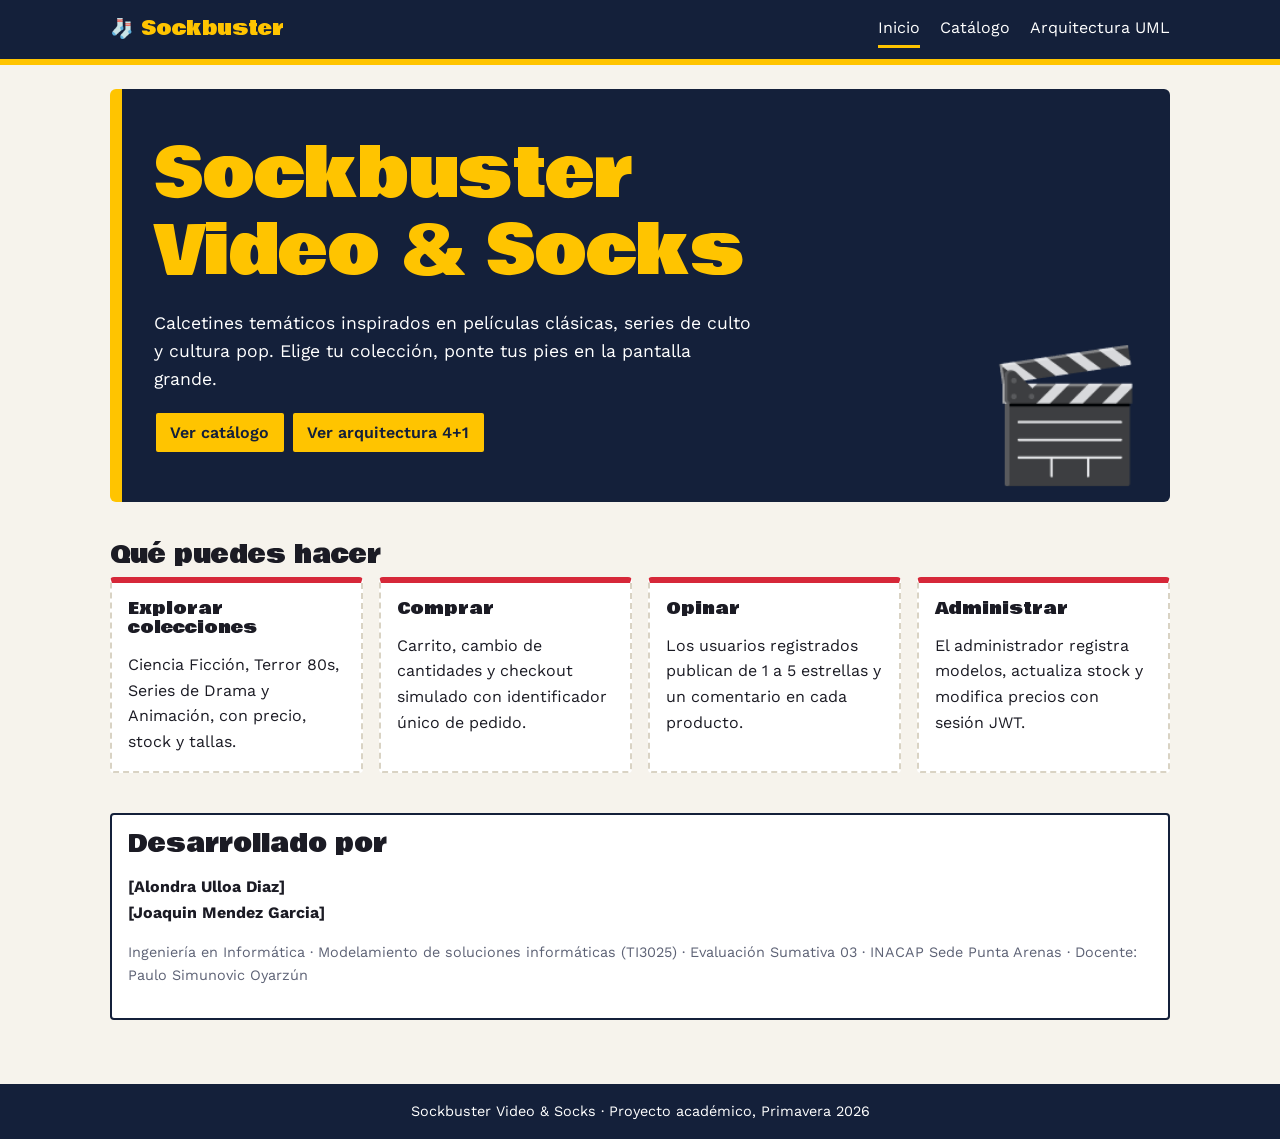
<file: index.html>
<!DOCTYPE html>
<html lang="es"><head><meta charset="utf-8"><meta name="viewport" content="width=device-width,initial-scale=1">
<title>Sockbuster Video &amp; Socks | Inicio</title><link rel="stylesheet" href="style.css"></head>
<body>
<header><nav aria-label="Principal"><b>🧦 Sockbuster</b><a class="on" href="index.html">Inicio</a><a href="catalogo.html">Catálogo</a><a href="diagramas.html">Arquitectura UML</a></nav></header>
<main>
<div class="hero"><h1>Sockbuster<br>Video &amp; Socks</h1>
<p>Calcetines temáticos inspirados en películas clásicas, series de culto y cultura pop. Elige tu colección, ponte tus pies en la pantalla grande.</p>
<a class="btn" href="catalogo.html">Ver catálogo</a> <a class="btn" href="diagramas.html">Ver arquitectura 4+1</a><span class="big" aria-hidden="true">🎬</span></div>

<section><h2>Qué puedes hacer</h2>
<div class="grid">
<div class="card"><h3>Explorar colecciones</h3><p>Ciencia Ficción, Terror 80s, Series de Drama y Animación, con precio, stock y tallas.</p></div>
<div class="card"><h3>Comprar</h3><p>Carrito, cambio de cantidades y checkout simulado con identificador único de pedido.</p></div>
<div class="card"><h3>Opinar</h3><p>Los usuarios registrados publican de 1 a 5 estrellas y un comentario en cada producto.</p></div>
<div class="card"><h3>Administrar</h3><p>El administrador registra modelos, actualiza stock y modifica precios con sesión JWT.</p></div>
</div></section>

<section class="box"><h2>Desarrollado por</h2>
<p><b>[Alondra Ulloa Diaz]</b><br><b>[Joaquin Mendez Garcia]</b></p>
<p class="mut">Ingeniería en Informática · Modelamiento de soluciones informáticas (TI3025) · Evaluación Sumativa 03 · INACAP Sede Punta Arenas · Docente: Paulo Simunovic Oyarzún</p></section>
</main>
<footer>Sockbuster Video &amp; Socks · Proyecto académico, Primavera 2026</footer>
</body></html>
</file>
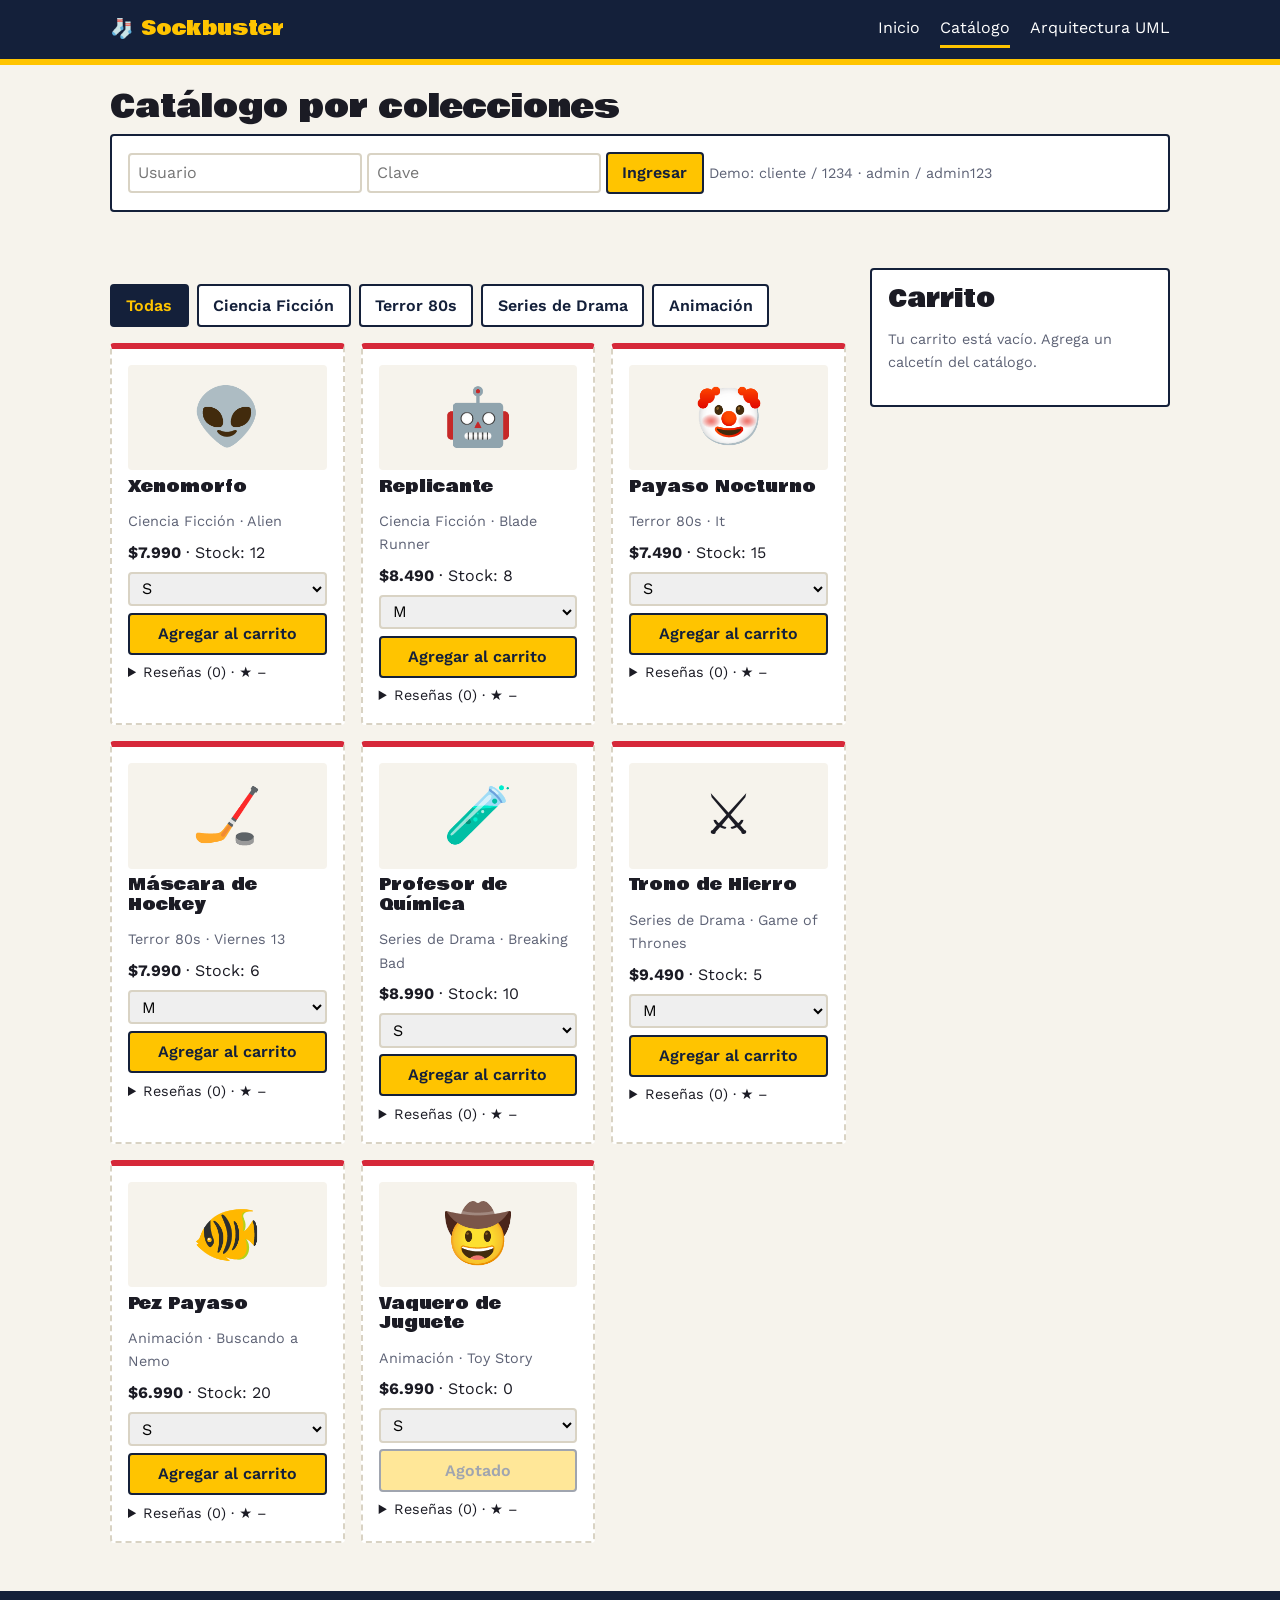
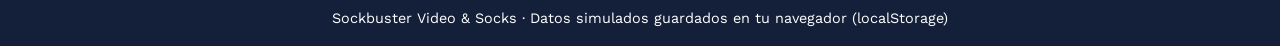
<file: catalogo.html>
<!DOCTYPE html>
<html lang="es"><head><meta charset="utf-8"><meta name="viewport" content="width=device-width,initial-scale=1">
<title>Sockbuster | Catálogo</title><link rel="stylesheet" href="style.css"></head>
<body>
<header><nav aria-label="Principal"><b>🧦 Sockbuster</b><a href="index.html">Inicio</a><a class="on" href="catalogo.html">Catálogo</a><a href="diagramas.html">Arquitectura UML</a></nav></header>
<main>
<h1>Catálogo por colecciones</h1>
<div class="box" id="auth"></div>
<p class="msg" id="msg" role="alert"></p>
<div class="layout">
<div><div id="cats" class="toc"></div><div id="grid" class="grid"></div></div>
<aside><div class="box"><h2>Carrito</h2><div id="cart"></div></div><div class="box" id="order" aria-live="polite" hidden></div></aside>
</div>
<section class="box" id="admin" hidden><h2>Panel de administración</h2>
<p class="mut">Registrar nuevo modelo</p>
<input id="an" placeholder="Nombre"> <input id="ac" placeholder="Colección"> <input id="ao" placeholder="Película/serie"> <input id="ap" type="number" min="0" placeholder="Precio CLP"> <input id="as" type="number" min="0" placeholder="Stock"> <input id="at" placeholder="Tallas (S,M,L)"> <input id="ai" placeholder="Emoji" size="4"> <button class="btn" data-a="add2">Registrar modelo</button>
<p class="mut">Actualizar precio y stock</p><div id="alist"></div></section>
</main>
<footer>Sockbuster Video &amp; Socks · Datos simulados guardados en tu navegador (localStorage)</footer>
<script src="app.js"></script>
</body></html>
</file>
<file: style.css>
@import url('https://fonts.googleapis.com/css2?family=Bowlby+One&family=Work+Sans:wght@400;600&display=swap');
:root{--navy:#14203a;--yel:#ffc400;--red:#d62839;--paper:#f6f3ec;--ink:#1b1b24;--mut:#5d6275;--bd:#d9d3c4}
*{box-sizing:border-box}
body{margin:0;font:16px/1.6 'Work Sans',system-ui,sans-serif;background:var(--paper);color:var(--ink)}
h1,h2,h3{font-family:'Bowlby One','Arial Black',sans-serif;font-weight:400;line-height:1.15;margin:0 0 .5rem}
header{background:var(--navy);border-bottom:6px solid var(--yel);position:sticky;top:0;z-index:5}
nav{display:flex;flex-wrap:wrap;align-items:center;gap:.25rem 1.25rem;padding:.7rem 1.25rem;max-width:1100px;margin:auto}
nav b{font-family:'Bowlby One',sans-serif;color:var(--yel);font-weight:400;margin-right:auto;font-size:1.2rem}
nav a{color:#fff;text-decoration:none;padding:.25rem 0;border-bottom:3px solid transparent}
nav a:hover,nav a.on{border-color:var(--yel)}
a:focus-visible,button:focus-visible,input:focus-visible,select:focus-visible,summary:focus-visible{outline:3px solid var(--red);outline-offset:2px}
main{max-width:1100px;margin:auto;padding:1.5rem 1.25rem 3rem}
.hero{background:var(--navy);color:#fff;border-radius:6px;padding:3rem 2rem;position:relative;overflow:hidden;border-left:12px solid var(--yel)}
.hero h1{font-size:clamp(2.2rem,7vw,4.2rem);color:var(--yel)}
.hero p{max-width:55ch;font-size:1.1rem}
.hero .big{position:absolute;right:1.5rem;bottom:-1rem;font-size:8rem;opacity:.9}
.btn,.chip{font:inherit;font-weight:600;border:2px solid var(--navy);background:var(--yel);color:var(--navy);padding:.4rem .9rem;border-radius:4px;cursor:pointer;text-decoration:none;display:inline-block}
.btn:hover{background:var(--navy);color:var(--yel)}
.btn:disabled{opacity:.4;cursor:not-allowed}
.chip{background:#fff}.chip.on{background:var(--navy);color:var(--yel)}
.grid{display:grid;grid-template-columns:repeat(auto-fill,minmax(230px,1fr));gap:1rem}
.card{background:#fff;border:2px dashed var(--bd);border-top:6px solid var(--red);border-radius:4px;padding:1rem;display:flex;flex-direction:column;gap:.4rem}
.card h3{font-size:1.05rem}.card p{margin:0}
.ph{font-size:3.5rem;text-align:center;background:var(--paper);border-radius:4px;padding:.5rem}
.mut{color:var(--mut);font-size:.9rem}
.layout{display:grid;grid-template-columns:1fr 300px;gap:1.5rem;align-items:start}
@media(max-width:850px){.layout{grid-template-columns:1fr}.hero .big{display:none}}
aside .box,.box{background:#fff;border:2px solid var(--navy);border-radius:4px;padding:1rem;margin-bottom:1rem}
.row{display:flex;justify-content:space-between;gap:.5rem;border-bottom:1px solid var(--bd);padding:.3rem 0;font-size:.9rem}
input,select{font:inherit;padding:.3rem .5rem;border:2px solid var(--bd);border-radius:4px;max-width:100%}
.tok{word-break:break-all;font-size:.7rem;display:block;margin-top:.4rem}
.rv{font-size:.85rem;margin:.3rem 0}
details{font-size:.9rem}
.msg{color:var(--red);font-weight:600;min-height:1.5rem}
.tw{overflow-x:auto}
table{border-collapse:collapse;width:100%;background:#fff;font-size:.92rem}
th,td{border:1px solid var(--bd);padding:.45rem .6rem;text-align:left;vertical-align:top}
th{background:var(--navy);color:#fff}
.dg{background:#fff;border:2px solid var(--bd);border-radius:4px;padding:1rem;overflow-x:auto;margin:1rem 0}
section{margin-top:2.5rem;scroll-margin-top:5rem}
.toc{display:flex;flex-wrap:wrap;gap:.5rem;margin:1rem 0}
footer{background:var(--navy);color:#fff;padding:1rem 1.25rem;text-align:center;font-size:.9rem}
</file>
